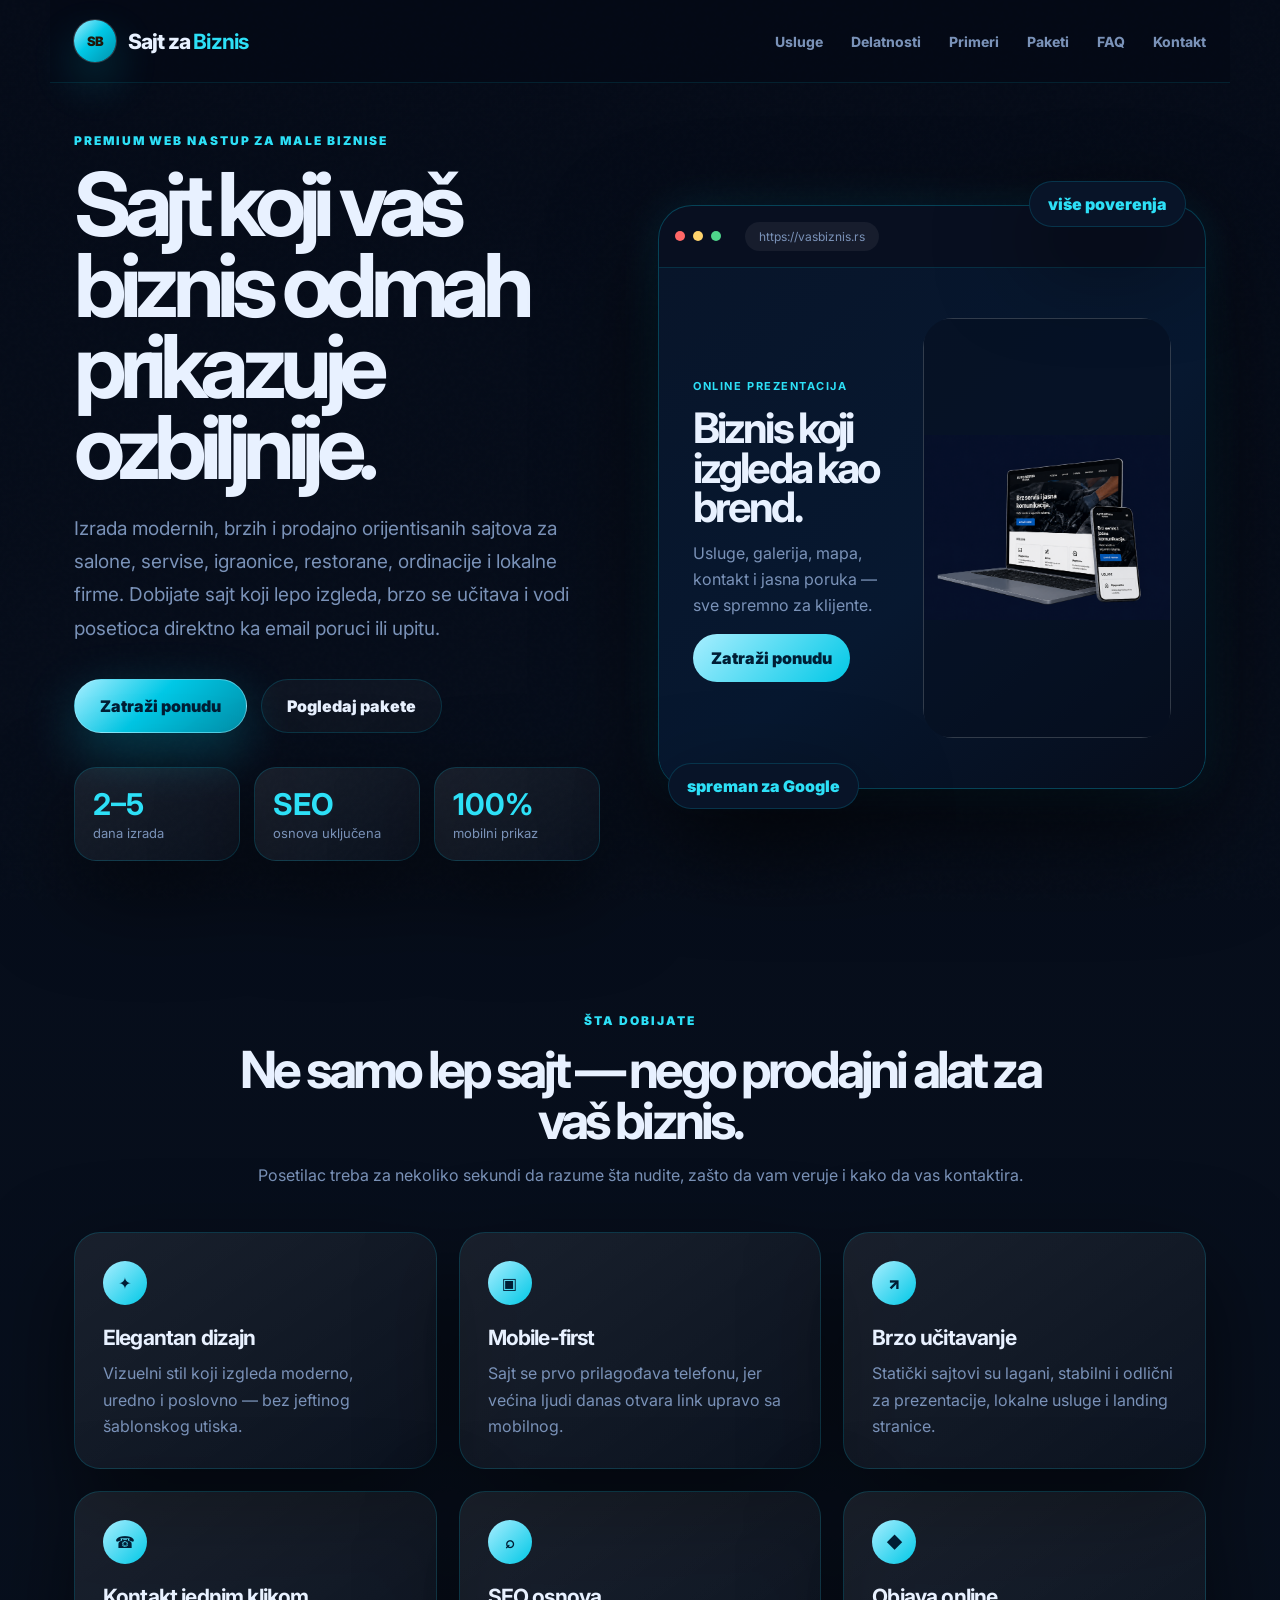
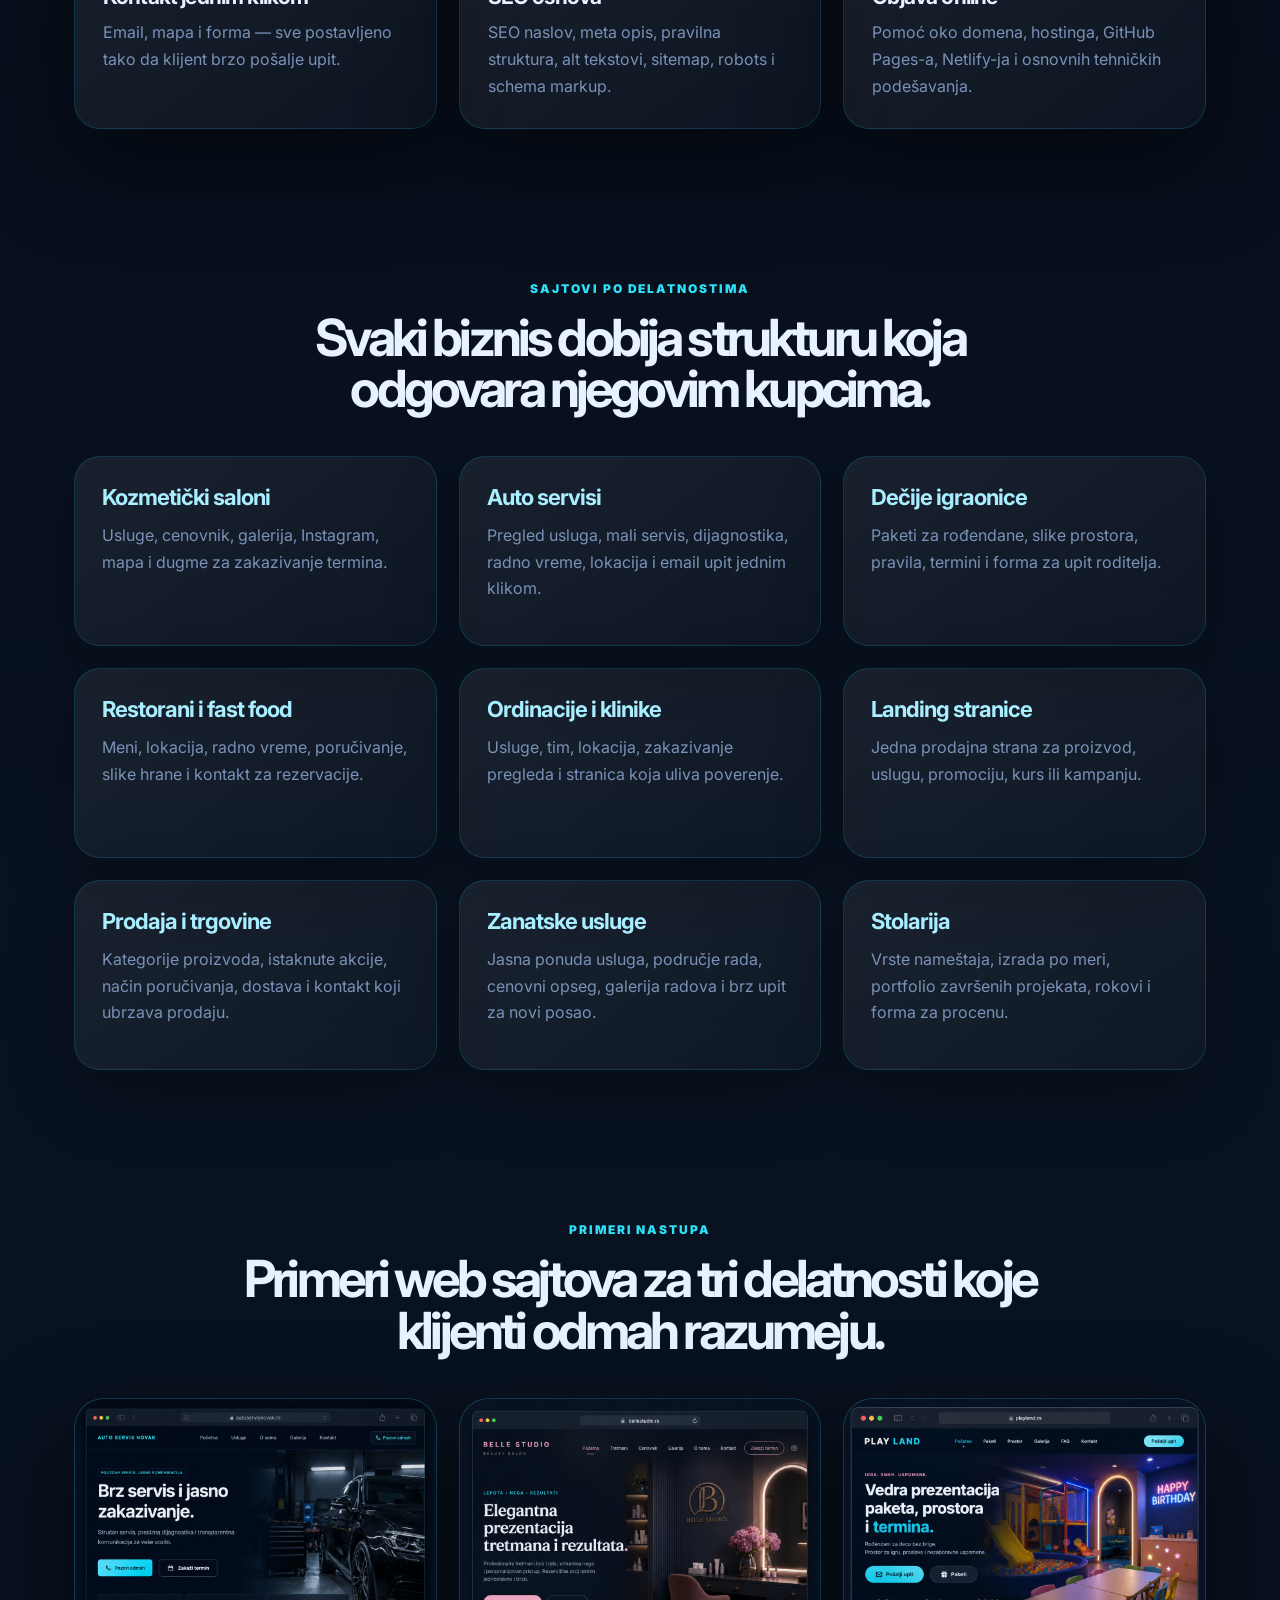
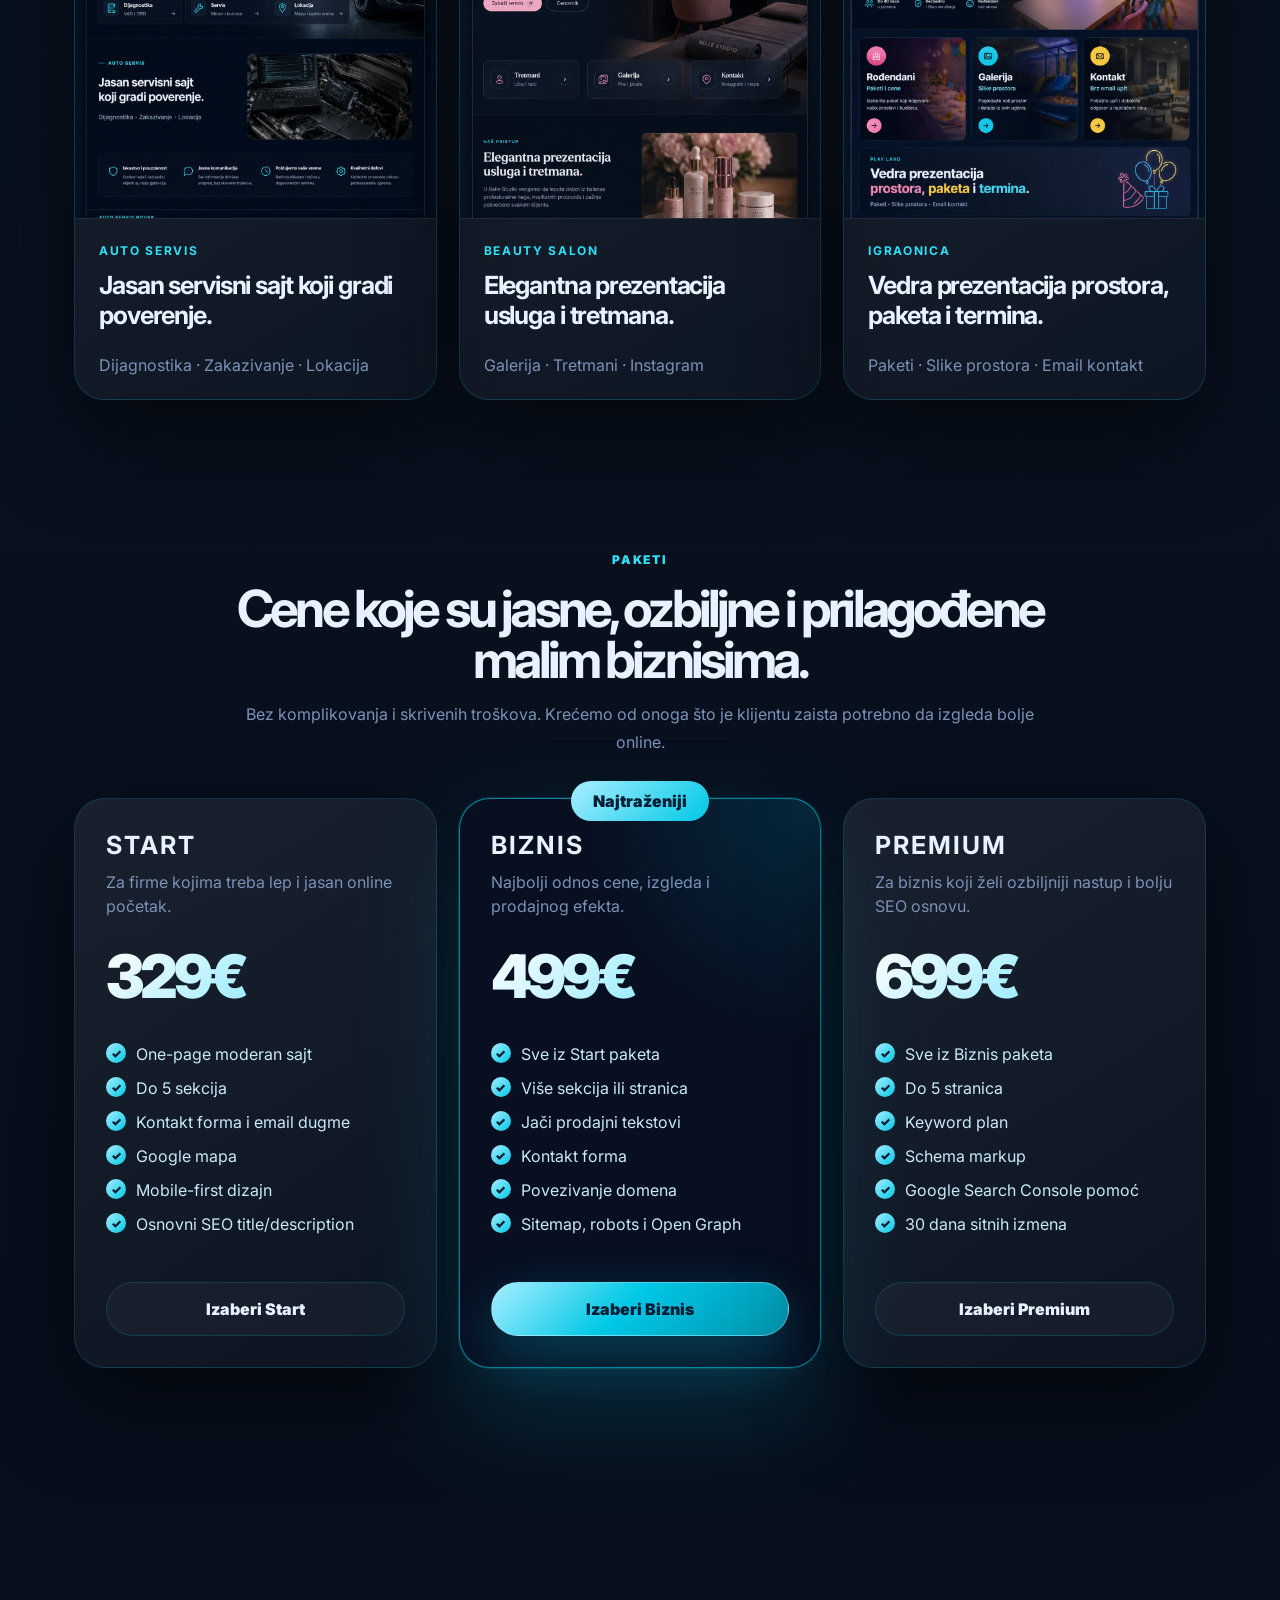
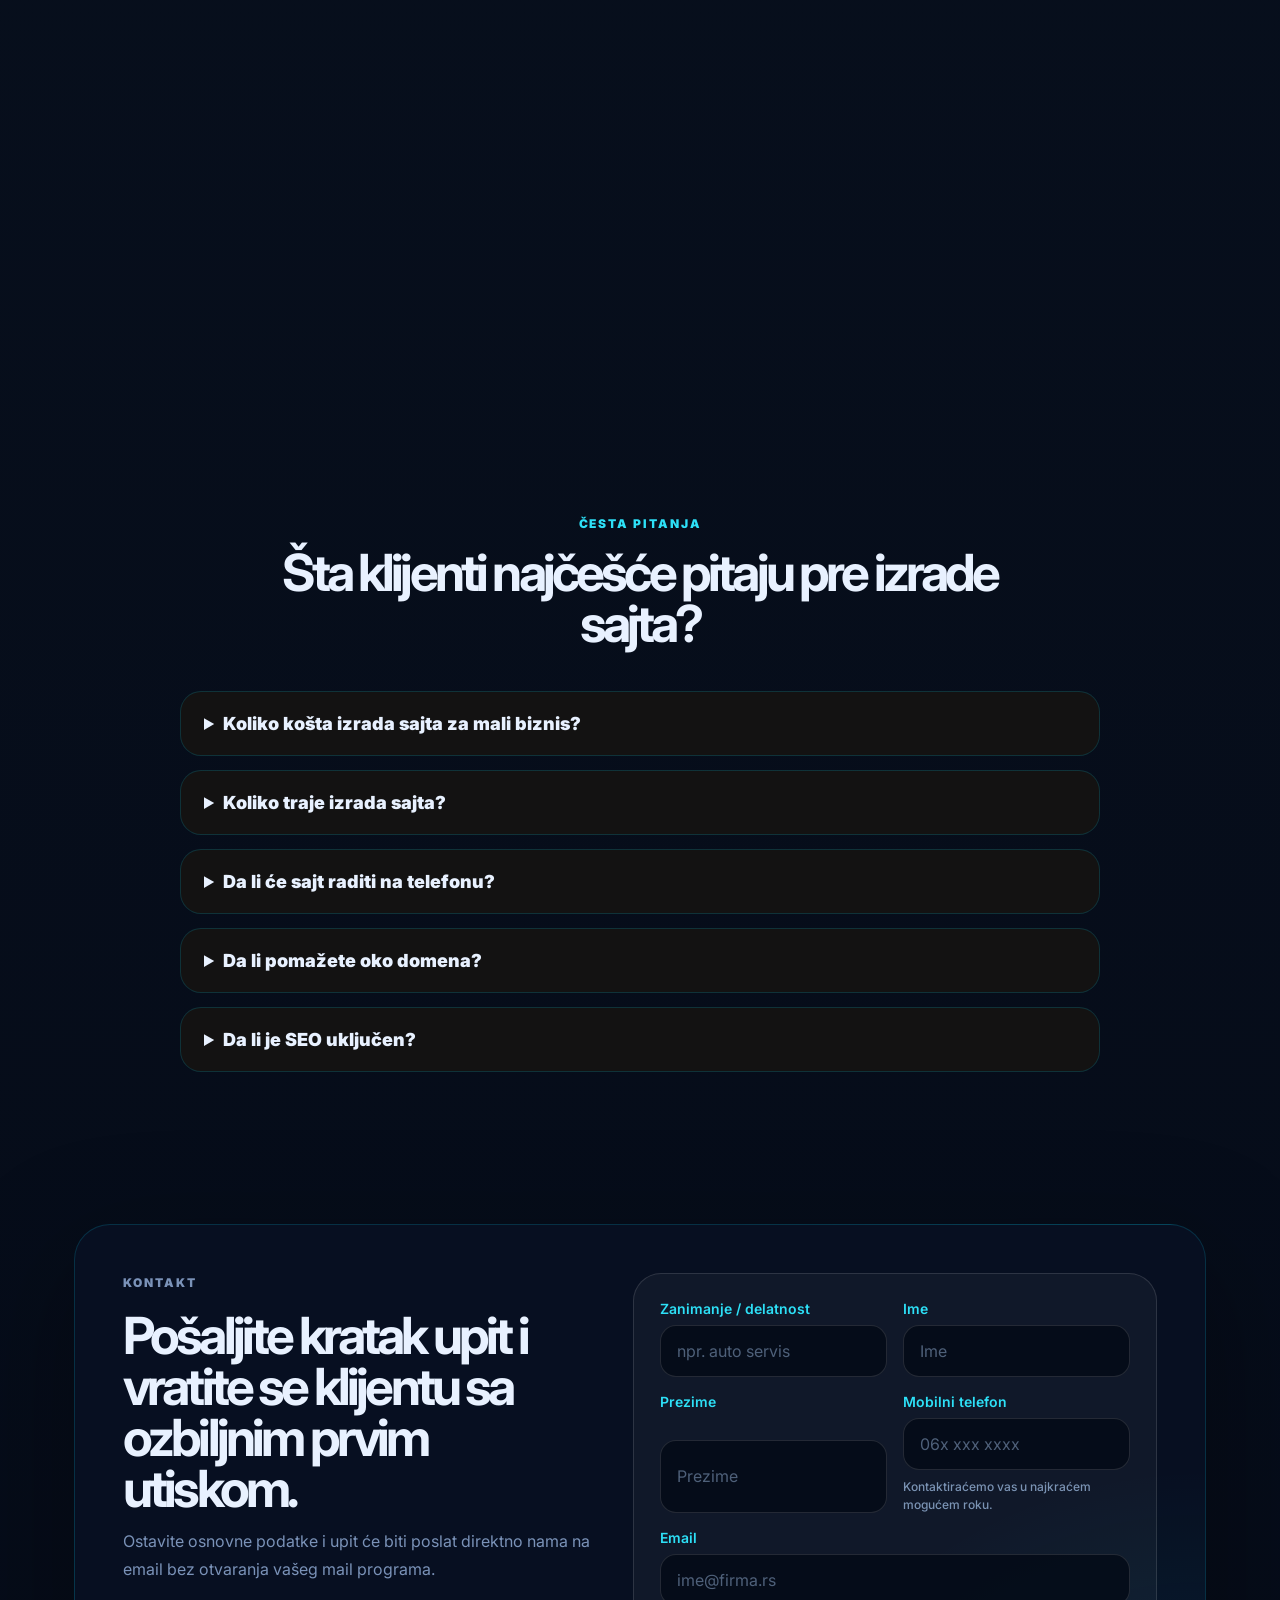
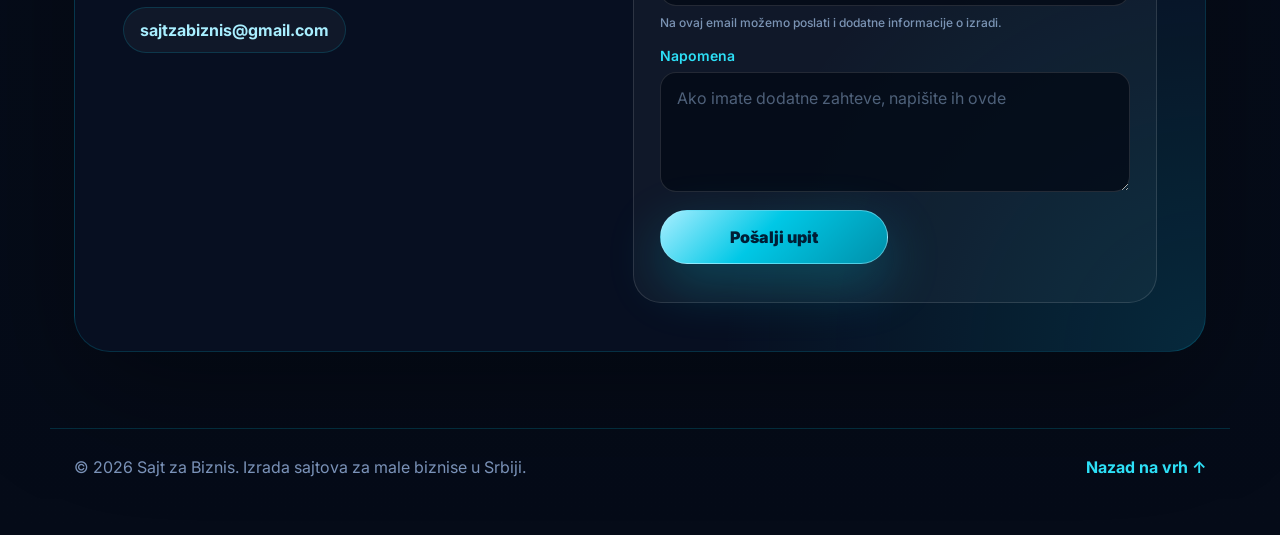
<file: index.html>
<!doctype html>
<html lang="sr-RS">
  <head>
    <meta charset="UTF-8" />
    <meta name="viewport" content="width=device-width, initial-scale=1.0" />

    <!-- SEO OSNOVA: kada kupiš domen, zameni https://sajtzabiznis.rs/ ako koristiš drugi domen -->
    <title>
      Sajt za Biznis | Izrada modernih sajtova za male biznise od 329€
    </title>
    <meta
      name="description"
      content="Sajt za Biznis izrađuje moderne, brze i prodajno orijentisane sajtove za male biznise u Srbiji. Paketi od 329€, mobilna verzija, email kontakt, osnovni SEO i objava sajta."
    />
    <meta name="robots" content="index, follow, max-image-preview:large" />
    <meta name="author" content="Sajt za Biznis" />
    <meta name="language" content="sr-RS" />
    <link rel="canonical" href="https://sajtzabiznis.rs/" />
    <link rel="alternate" hreflang="sr-RS" href="https://sajtzabiznis.rs/" />
    <link
      rel="alternate"
      hreflang="x-default"
      href="https://sajtzabiznis.rs/"
    />

    <!-- Open Graph: kako link izgleda kada ga deliš na društvenim mrežama -->
    <meta property="og:locale" content="sr_RS" />
    <meta property="og:type" content="website" />
    <meta
      property="og:title"
      content="Sajt za Biznis | Moderni sajtovi za male biznise"
    />
    <meta
      property="og:description"
      content="Luksuzni, brzi i prodajno orijentisani sajtovi za salone, servise, igraonice, restorane i lokalne firme. Paketi od 329€."
    />
    <meta property="og:url" content="https://sajtzabiznis.rs/" />
    <meta property="og:site_name" content="Sajt za Biznis" />
    <meta
      property="og:image"
      content="https://sajtzabiznis.rs/assets/og-image.png"
    />
    <meta
      property="og:image:secure_url"
      content="https://sajtzabiznis.rs/assets/og-image.png"
    />
    <meta property="og:image:type" content="image/png" />
    <meta property="og:image:width" content="1200" />
    <meta property="og:image:height" content="630" />
    <meta
      property="og:image:alt"
      content="Sajt za Biznis - izrada modernih sajtova za male biznise"
    />

    <meta name="twitter:card" content="summary_large_image" />
    <meta
      name="twitter:title"
      content="Sajt za Biznis | Izrada sajtova za male biznise"
    />
    <meta
      name="twitter:description"
      content="Moderni statički sajtovi, osnovni SEO, mobilna verzija i objava sajta. Paketi od 329€."
    />
    <meta
      name="twitter:image"
      content="https://sajtzabiznis.rs/assets/og-image.png"
    />
    <meta
      name="twitter:image:alt"
      content="Sajt za Biznis - izrada modernih sajtova za male biznise"
    />
    <meta name="googlebot" content="index, follow, max-image-preview:large" />

    <link rel="icon" href="/favicon.ico" sizes="any" />
    <link rel="icon" href="/assets/favicon.svg" type="image/svg+xml" />
    <link
      rel="icon"
      href="/assets/favicon-96.png"
      type="image/png"
      sizes="96x96"
    />
    <link
      rel="apple-touch-icon"
      href="/assets/apple-touch-icon.png"
      sizes="180x180"
    />
    <link rel="manifest" href="/site.webmanifest" />
    <meta name="theme-color" content="#060c1a" />
    <link rel="preconnect" href="https://fonts.googleapis.com" />
    <link rel="preconnect" href="https://fonts.gstatic.com" crossorigin />
    <link
      href="https://fonts.googleapis.com/css2?family=Inter:wght@400;500;600;700;800;900&display=swap"
      rel="stylesheet"
    />
    <link rel="stylesheet" href="style.css" />

    <script type="application/ld+json">
      {
        "@context": "https://schema.org",
        "@type": "Organization",
        "@id": "https://sajtzabiznis.rs/#organization",
        "name": "Sajt za Biznis",
        "url": "https://sajtzabiznis.rs/",
        "logo": "https://sajtzabiznis.rs/assets/favicon-512.png",
        "email": "sajtzabiznis@gmail.com"
      }
    </script>
    <script type="application/ld+json">
      {
        "@context": "https://schema.org",
        "@type": "WebSite",
        "@id": "https://sajtzabiznis.rs/#website",
        "url": "https://sajtzabiznis.rs/",
        "name": "Sajt za Biznis",
        "inLanguage": "sr-RS",
        "publisher": {
          "@id": "https://sajtzabiznis.rs/#organization"
        }
      }
    </script>
    <script type="application/ld+json">
      {
        "@context": "https://schema.org",
        "@type": "WebPage",
        "@id": "https://sajtzabiznis.rs/#webpage",
        "url": "https://sajtzabiznis.rs/",
        "name": "Sajt za Biznis | Izrada modernih sajtova za male biznise od 329€",
        "description": "Sajt za Biznis izrađuje moderne, brze i prodajno orijentisane sajtove za male biznise u Srbiji.",
        "inLanguage": "sr-RS",
        "isPartOf": {
          "@id": "https://sajtzabiznis.rs/#website"
        },
        "about": {
          "@id": "https://sajtzabiznis.rs/#professional-service"
        },
        "primaryImageOfPage": {
          "@type": "ImageObject",
          "url": "https://sajtzabiznis.rs/assets/og-image.png",
          "width": 1200,
          "height": 630
        },
        "dateModified": "2026-06-18"
      }
    </script>
    <script type="application/ld+json">
      {
        "@context": "https://schema.org",
        "@type": "ProfessionalService",
        "@id": "https://sajtzabiznis.rs/#professional-service",
        "name": "Sajt za Biznis",
        "description": "Izrada modernih, brzih i preglednih sajtova za male biznise u Srbiji.",
        "url": "https://sajtzabiznis.rs/",
        "image": "https://sajtzabiznis.rs/assets/og-image.svg",
        "logo": "https://sajtzabiznis.rs/assets/favicon-512.png",
        "email": "sajtzabiznis@gmail.com",
        "contactPoint": [
          {
            "@type": "ContactPoint",
            "contactType": "customer support",
            "email": "sajtzabiznis@gmail.com",
            "availableLanguage": ["sr"],
            "areaServed": "RS"
          }
        ],
        "inLanguage": "sr-RS",
        "mainEntityOfPage": "https://sajtzabiznis.rs/",
        "provider": {
          "@id": "https://sajtzabiznis.rs/#organization"
        },
        "areaServed": ["Srbija", "Beograd", "Rakovica", "Miljakovac"],
        "priceRange": "329€ - 699€",
        "serviceType": [
          "Izrada sajtova",
          "Izrada landing page stranica",
          "Lokalni SEO",
          "Statički sajtovi"
        ],
        "hasOfferCatalog": {
          "@type": "OfferCatalog",
          "name": "Paketi usluge",
          "itemListElement": [
            {
              "@type": "Offer",
              "name": "START paket",
              "price": "329",
              "priceCurrency": "EUR",
              "url": "https://sajtzabiznis.rs/#paketi"
            },
            {
              "@type": "Offer",
              "name": "BIZNIS paket",
              "price": "499",
              "priceCurrency": "EUR",
              "url": "https://sajtzabiznis.rs/#paketi"
            },
            {
              "@type": "Offer",
              "name": "PREMIUM paket",
              "price": "699",
              "priceCurrency": "EUR",
              "url": "https://sajtzabiznis.rs/#paketi"
            }
          ]
        }
      }
    </script>
    <script type="application/ld+json">
      {
        "@context": "https://schema.org",
        "@type": "FAQPage",
        "mainEntity": [
          {
            "@type": "Question",
            "name": "Koliko košta izrada sajta za mali biznis?",
            "acceptedAnswer": {
              "@type": "Answer",
              "text": "Cena osnovnog sajta kreće od 329€, Biznis paket je 499€, a Premium paket je 699€. Cena zavisi od broja stranica, materijala i dodatnih zahteva."
            }
          },
          {
            "@type": "Question",
            "name": "Koliko traje izrada sajta?",
            "acceptedAnswer": {
              "@type": "Answer",
              "text": "Jednostavan sajt može biti gotov za nekoliko dana. Veći sajt sa više stranica, SEO strukturom i dodatnim materijalom traje duže."
            }
          },
          {
            "@type": "Question",
            "name": "Da li će sajt raditi na telefonu?",
            "acceptedAnswer": {
              "@type": "Answer",
              "text": "Da. Svaki sajt se pravi mobile-first, tako da lepo izgleda na telefonu, tabletu i računaru."
            }
          },
          {
            "@type": "Question",
            "name": "Da li pomažete oko domena?",
            "acceptedAnswer": {
              "@type": "Answer",
              "text": "Da. Možemo pomoći oko povezivanja domena, GitHub Pages-a, Netlify-ja, osnovnih DNS podešavanja i objave sajta."
            }
          },
          {
            "@type": "Question",
            "name": "Da li je SEO uključen?",
            "acceptedAnswer": {
              "@type": "Answer",
              "text": "Da. Svaki paket ima osnovni SEO, a viši paketi mogu uključiti sitemap, robots.txt, Open Graph, schema markup, keyword plan i pomoć oko Google Search Console-a."
            }
          }
        ]
      }
    </script>
  </head>
  <body>
    <div class="noise" aria-hidden="true"></div>
    <div class="orb orb-one" aria-hidden="true"></div>
    <div class="orb orb-two" aria-hidden="true"></div>
    <div class="orb orb-three" aria-hidden="true"></div>

    <header class="site-header">
      <a href="#top" class="brand" aria-label="Sajt za Biznis početna">
        <span class="brand-mark">SB</span>
        <span class="brand-text">Sajt za <strong>Biznis</strong></span>
      </a>
      <button
        class="menu-toggle"
        aria-label="Otvori meni"
        aria-expanded="false"
      >
        <span></span><span></span><span></span>
      </button>
      <nav class="main-nav" aria-label="Glavna navigacija">
        <a href="#usluge">Usluge</a>
        <a href="#delatnosti">Delatnosti</a>
        <a href="#portfolio">Primeri</a>
        <a href="#paketi">Paketi</a>
        <a href="#faq">FAQ</a>
        <a href="#kontakt">Kontakt</a>
      </nav>
    </header>

    <main id="top">
      <section class="hero section-pad">
        <div class="hero-copy reveal">
          <p class="eyebrow">Premium web nastup za male biznise</p>
          <h1>Sajt koji vaš biznis odmah prikazuje ozbiljnije.</h1>
          <p class="hero-text">
            Izrada modernih, brzih i prodajno orijentisanih sajtova za salone,
            servise, igraonice, restorane, ordinacije i lokalne firme. Dobijate
            sajt koji lepo izgleda, brzo se učitava i vodi posetioca direktno ka
            email poruci ili upitu.
          </p>
          <div class="hero-actions">
            <a class="btn btn-primary" href="#kontakt">Zatraži ponudu</a>
            <a class="btn btn-secondary" href="#paketi">Pogledaj pakete</a>
          </div>
          <div class="trust-row" aria-label="Prednosti usluge">
            <div><strong>2–5</strong><span>dana izrada</span></div>
            <div><strong>SEO</strong><span>osnova uključena</span></div>
            <div><strong>100%</strong><span>mobilni prikaz</span></div>
          </div>
        </div>

        <div class="hero-visual reveal delay-1" aria-hidden="true">
          <div class="luxe-frame">
            <div class="browser-top">
              <span class="dot red"></span><span class="dot yellow"></span
              ><span class="dot green"></span>
              <span class="url">https://vasbiznis.rs</span>
            </div>
            <div class="premium-preview">
              <div class="preview-copy">
                <span>ONLINE PREZENTACIJA</span>
                <h2>Biznis koji izgleda kao brend.</h2>
                <p>
                  Usluge, galerija, mapa, kontakt i jasna poruka — sve spremno
                  za klijente.
                </p>
                <a class="preview-cta" href="#kontakt">Zatraži ponudu</a>
              </div>
              <div class="preview-card">
                <div class="mini-window"></div>
                <div class="mini-lines"><i></i><i></i><i></i></div>
                <div class="mini-cta"></div>
              </div>
            </div>
          </div>
          <div class="floating-badge badge-one">više poverenja</div>
          <div class="floating-badge badge-two">spreman za Google</div>
        </div>
      </section>

      <section id="usluge" class="section-pad">
        <div class="section-title reveal">
          <p class="eyebrow">Šta dobijate</p>
          <h2>Ne samo lep sajt — nego prodajni alat za vaš biznis.</h2>
          <p class="section-subtitle">
            Posetilac treba za nekoliko sekundi da razume šta nudite, zašto da
            vam veruje i kako da vas kontaktira.
          </p>
        </div>
        <div class="features-grid">
          <article class="feature-card reveal">
            <span>✦</span>
            <h3>Elegantan dizajn</h3>
            <p>
              Vizuelni stil koji izgleda moderno, uredno i poslovno — bez
              jeftinog šablonskog utiska.
            </p>
          </article>
          <article class="feature-card reveal delay-1">
            <span>▣</span>
            <h3>Mobile-first</h3>
            <p>
              Sajt se prvo prilagođava telefonu, jer većina ljudi danas otvara
              link upravo sa mobilnog.
            </p>
          </article>
          <article class="feature-card reveal delay-2">
            <span>↗</span>
            <h3>Brzo učitavanje</h3>
            <p>
              Statički sajtovi su lagani, stabilni i odlični za prezentacije,
              lokalne usluge i landing stranice.
            </p>
          </article>
          <article class="feature-card reveal">
            <span>☎</span>
            <h3>Kontakt jednim klikom</h3>
            <p>
              Email, mapa i forma — sve postavljeno tako da klijent brzo pošalje
              upit.
            </p>
          </article>
          <article class="feature-card reveal delay-1">
            <span>⌕</span>
            <h3>SEO osnova</h3>
            <p>
              SEO naslov, meta opis, pravilna struktura, alt tekstovi, sitemap,
              robots i schema markup.
            </p>
          </article>
          <article class="feature-card reveal delay-2">
            <span>◆</span>
            <h3>Objava online</h3>
            <p>
              Pomoć oko domena, hostinga, GitHub Pages-a, Netlify-ja i osnovnih
              tehničkih podešavanja.
            </p>
          </article>
        </div>
      </section>

      <section id="delatnosti" class="section-pad industries-section">
        <div class="section-title reveal">
          <p class="eyebrow">Sajtovi po delatnostima</p>
          <h2>Svaki biznis dobija strukturu koja odgovara njegovim kupcima.</h2>
        </div>
        <div class="industry-grid">
          <article class="industry-card reveal">
            <h3>Kozmetički saloni</h3>
            <p>
              Usluge, cenovnik, galerija, Instagram, mapa i dugme za zakazivanje
              termina.
            </p>
          </article>
          <article class="industry-card reveal delay-1">
            <h3>Auto servisi</h3>
            <p>
              Pregled usluga, mali servis, dijagnostika, radno vreme, lokacija i
              email upit jednim klikom.
            </p>
          </article>
          <article class="industry-card reveal delay-2">
            <h3>Dečije igraonice</h3>
            <p>
              Paketi za rođendane, slike prostora, pravila, termini i forma za
              upit roditelja.
            </p>
          </article>
          <article class="industry-card reveal">
            <h3>Restorani i fast food</h3>
            <p>
              Meni, lokacija, radno vreme, poručivanje, slike hrane i kontakt za
              rezervacije.
            </p>
          </article>
          <article class="industry-card reveal delay-1">
            <h3>Ordinacije i klinike</h3>
            <p>
              Usluge, tim, lokacija, zakazivanje pregleda i stranica koja uliva
              poverenje.
            </p>
          </article>
          <article class="industry-card reveal delay-2">
            <h3>Landing stranice</h3>
            <p>
              Jedna prodajna strana za proizvod, uslugu, promociju, kurs ili
              kampanju.
            </p>
          </article>
          <article class="industry-card reveal">
            <h3>Prodaja i trgovine</h3>
            <p>
              Kategorije proizvoda, istaknute akcije, način poručivanja, dostava
              i kontakt koji ubrzava prodaju.
            </p>
          </article>
          <article class="industry-card reveal delay-1">
            <h3>Zanatske usluge</h3>
            <p>
              Jasna ponuda usluga, područje rada, cenovni opseg, galerija radova
              i brz upit za novi posao.
            </p>
          </article>
          <article class="industry-card reveal delay-2">
            <h3>Stolarija</h3>
            <p>
              Vrste nameštaja, izrada po meri, portfolio završenih projekata,
              rokovi i forma za procenu.
            </p>
          </article>
        </div>
      </section>

      <section id="portfolio" class="section-pad portfolio-section">
        <div class="section-title reveal">
          <p class="eyebrow">Primeri nastupa</p>
          <h2>
            Primeri web sajtova za tri delatnosti koje klijenti odmah razumeju.
          </h2>
        </div>
        <div class="portfolio-grid">
          <article class="portfolio-card reveal">
            <img
              class="portfolio-shot"
              src="assets/auto-real.png"
              alt="Primer sajta za auto servis"
              loading="lazy"
            />
            <div class="portfolio-content">
              <p>AUTO SERVIS</p>
              <h3>Jasan servisni sajt koji gradi poverenje.</h3>
              <span>Dijagnostika · Zakazivanje · Lokacija</span>
            </div>
          </article>
          <article class="portfolio-card reveal delay-1">
            <img
              class="portfolio-shot"
              src="assets/beauty-real.png"
              alt="Primer sajta za kozmetički salon"
              loading="lazy"
            />
            <div class="portfolio-content">
              <p>BEAUTY SALON</p>
              <h3>Elegantna prezentacija usluga i tretmana.</h3>
              <span>Galerija · Tretmani · Instagram</span>
            </div>
          </article>
          <article class="portfolio-card reveal delay-2">
            <img
              class="portfolio-shot"
              src="assets/play-real.png"
              alt="Primer sajta za igraonicu"
              loading="lazy"
            />
            <div class="portfolio-content">
              <p>IGRAONICA</p>
              <h3>Vedra prezentacija prostora, paketa i termina.</h3>
              <span>Paketi · Slike prostora · Email kontakt</span>
            </div>
          </article>
        </div>
      </section>

      <section id="paketi" class="section-pad pricing-section">
        <div class="section-title reveal">
          <p class="eyebrow">Paketi</p>
          <h2>Cene koje su jasne, ozbiljne i prilagođene malim biznisima.</h2>
          <p class="section-subtitle">
            Bez komplikovanja i skrivenih troškova. Krećemo od onoga što je
            klijentu zaista potrebno da izgleda bolje online.
          </p>
        </div>
        <div class="pricing-grid">
          <article class="price-card reveal">
            <div class="price-head">
              <h3>START</h3>
              <p>Za firme kojima treba lep i jasan online početak.</p>
              <div class="price">329€</div>
            </div>
            <ul>
              <li>One-page moderan sajt</li>
              <li>Do 5 sekcija</li>
              <li>Kontakt forma i email dugme</li>
              <li>Google mapa</li>
              <li>Mobile-first dizajn</li>
              <li>Osnovni SEO title/description</li>
            </ul>
            <a href="#kontakt" class="btn btn-outline">Izaberi Start</a>
          </article>
          <article class="price-card featured reveal delay-1">
            <div class="popular">Najtraženiji</div>
            <div class="price-head">
              <h3>BIZNIS</h3>
              <p>Najbolji odnos cene, izgleda i prodajnog efekta.</p>
              <div class="price">499€</div>
            </div>
            <ul>
              <li>Sve iz Start paketa</li>
              <li>Više sekcija ili stranica</li>
              <li>Jači prodajni tekstovi</li>
              <li>Kontakt forma</li>
              <li>Povezivanje domena</li>
              <li>Sitemap, robots i Open Graph</li>
            </ul>
            <a href="#kontakt" class="btn btn-primary">Izaberi Biznis</a>
          </article>
          <article class="price-card reveal delay-2">
            <div class="price-head">
              <h3>PREMIUM</h3>
              <p>Za biznis koji želi ozbiljniji nastup i bolju SEO osnovu.</p>
              <div class="price">699€</div>
            </div>
            <ul>
              <li>Sve iz Biznis paketa</li>
              <li>Do 5 stranica</li>
              <li>Keyword plan</li>
              <li>Schema markup</li>
              <li>Google Search Console pomoć</li>
              <li>30 dana sitnih izmena</li>
            </ul>
            <a href="#kontakt" class="btn btn-outline">Izaberi Premium</a>
          </article>
        </div>
      </section>

      <section id="proces" class="section-pad process-section">
        <div class="section-title reveal">
          <p class="eyebrow">Proces</p>
          <h2>
            Od prve poruke do sajta koji možete odmah da pošaljete klijentima.
          </h2>
        </div>
        <div class="timeline">
          <div class="step reveal">
            <span>01</span>
            <h3>Dogovor</h3>
            <p>
              Pošaljete delatnost, slike, usluge, kontakt, boje i stil koji
              želite.
            </p>
          </div>
          <div class="step reveal delay-1">
            <span>02</span>
            <h3>Dizajn i tekst</h3>
            <p>
              Pripremamo strukturu, tekstove i izgled sajta za telefon i
              računar.
            </p>
          </div>
          <div class="step reveal delay-2">
            <span>03</span>
            <h3>Objava</h3>
            <p>
              Sajt se testira, optimizuje i postavlja online sa domenom ili
              privremenim linkom.
            </p>
          </div>
        </div>
      </section>

      <section id="faq" class="section-pad faq-section">
        <div class="section-title reveal">
          <p class="eyebrow">Česta pitanja</p>
          <h2>Šta klijenti najčešće pitaju pre izrade sajta?</h2>
        </div>
        <div class="faq-list">
          <details class="reveal">
            <summary>Koliko košta izrada sajta za mali biznis?</summary>
            <p>
              START paket kreće od 329€, BIZNIS paket je 499€, a PREMIUM paket
              je 699€. Konačna cena zavisi od obima posla, broja stranica, slika
              i dodatnih zahteva.
            </p>
          </details>
          <details class="reveal delay-1">
            <summary>Koliko traje izrada sajta?</summary>
            <p>
              Jednostavan sajt može biti gotov za nekoliko dana. Veći sajt sa
              više stranica, SEO strukturom i dodatnim materijalom traje duže.
            </p>
          </details>
          <details class="reveal delay-2">
            <summary>Da li će sajt raditi na telefonu?</summary>
            <p>
              Da. Svaki sajt se pravi mobile-first, jer većina korisnika prvo
              otvara sajt preko telefona.
            </p>
          </details>
          <details class="reveal">
            <summary>Da li pomažete oko domena?</summary>
            <p>
              Da. Možemo pomoći oko povezivanja domena, GitHub Pages-a,
              Netlify-ja, osnovnih DNS podešavanja i objave sajta.
            </p>
          </details>
          <details class="reveal delay-1">
            <summary>Da li je SEO uključen?</summary>
            <p>
              Da. Svaki paket ima osnovni SEO, a viši paketi mogu uključiti
              sitemap, robots.txt, Open Graph, schema markup, keyword plan i
              pomoć oko Google Search Console-a.
            </p>
          </details>
        </div>
      </section>

      <section id="kontakt" class="section-pad contact-section">
        <div class="contact-card reveal">
          <div>
            <p class="eyebrow">Kontakt</p>
            <h2>
              Pošaljite kratak upit i vratite se klijentu sa ozbiljnim prvim
              utiskom.
            </h2>
            <p>
              Ostavite osnovne podatke i upit će biti poslat direktno nama na
              email bez otvaranja vašeg mail programa.
            </p>
            <div class="contact-quick-links">
              <a
                class="quick-link"
                href="mailto:sajtzabiznis@gmail.com?subject=Upit%20za%20izradu%20sajta"
                >sajtzabiznis@gmail.com</a
              >
            </div>
          </div>
          <form
            id="leadForm"
            class="lead-form"
            method="post"
            action="https://formsubmit.co/ajax/sajtzabiznis@gmail.com"
          >
            <input type="text" name="_honey" tabindex="-1" autocomplete="off" style="display: none" />
            <input type="hidden" name="_captcha" value="false" />
            <div class="form-grid">
              <label>
                <span>Zanimanje / delatnost</span>
                <input
                  type="text"
                  name="occupation"
                  placeholder="npr. auto servis"
                  required
                />
              </label>
              <label>
                <span>Ime</span>
                <input
                  type="text"
                  name="firstName"
                  placeholder="Ime"
                  required
                />
              </label>
              <label>
                <span>Prezime</span>
                <input
                  type="text"
                  name="lastName"
                  placeholder="Prezime"
                  required
                />
              </label>
              <label>
                <span>Mobilni telefon</span>
                <input
                  type="tel"
                  name="phone"
                  placeholder="06x xxx xxxx"
                  required
                />
                <small class="form-note"
                  >Kontaktiraćemo vas u najkraćem mogućem roku.</small
                >
              </label>
              <label class="full-width">
                <span>Email</span>
                <input
                  type="email"
                  name="email"
                  placeholder="ime@firma.rs"
                  required
                />
                <small class="form-note">
                  Na ovaj email možemo poslati i dodatne informacije o izradi.
                </small>
              </label>
              <label class="full-width">
                <span>Napomena</span>
                <textarea
                  name="note"
                  rows="4"
                  placeholder="Ako imate dodatne zahteve, napišite ih ovde"
                ></textarea>
              </label>
            </div>
            <div class="form-actions">
              <button class="btn btn-primary" type="submit">Pošalji upit</button>
            </div>
          </form>
        </div>
      </section>
    </main>

    <footer class="site-footer">
      <p>
        © <span id="year"></span> Sajt za Biznis. Izrada sajtova za male biznise
        u Srbiji.
      </p>
      <a href="#top">Nazad na vrh ↑</a>
    </footer>

    <script src="script.js"></script>
  </body>
</html>
</file>
<file: style.css>
:root {
  --bg: #060c1a;
  --bg-soft: #0a1428;
  --card: rgba(8, 16, 34, 0.76);
  --card-strong: rgba(8, 16, 34, 0.96);
  --text: #e8f1ff;
  --muted: #7a92b8;
  --line: rgba(0, 200, 230, 0.18);
  --gold: #00c8e6;
  --gold-2: #2de0f7;
  --champagne: #a8eeff;
  --brown: #004466;
  --green: #00192e;
  --shadow: 0 34px 90px rgba(0, 0, 0, 0.52);
}

* {
  box-sizing: border-box;
}
html {
  scroll-behavior: smooth;
}
body {
  margin: 0;
  font-family:
    "Inter",
    system-ui,
    -apple-system,
    BlinkMacSystemFont,
    sans-serif;
  background: linear-gradient(180deg, #050b18 0%, #091220 38%, #050b18 100%);
  color: var(--text);
  overflow-x: hidden;
}
a {
  color: inherit;
  text-decoration: none;
}
button,
input,
textarea {
  font: inherit;
}

.noise {
  position: fixed;
  inset: 0;
  pointer-events: none;
  opacity: 0.015;
  background-image: url("data:image/svg+xml,%3Csvg viewBox='0 0 256 256' xmlns='http://www.w3.org/2000/svg'%3E%3Cfilter id='noiseFilter'%3E%3CfeTurbulence type='fractalNoise' baseFrequency='0.8' numOctaves='4' stitchTiles='stitch'/%3E%3C/filter%3E%3Crect width='100%25' height='100%25' filter='url(%23noiseFilter)'/%3E%3C/svg%3E");
  z-index: 1;
}
.orb {
  display: none;
}
.orb-one {
  right: -130px;
  top: 90px;
  background: var(--gold);
}
.orb-two {
  left: -160px;
  bottom: 90px;
  background: #003d5c;
}
.orb-three {
  left: 50%;
  top: 40%;
  background: #003a5c;
  opacity: 0.12;
}

.site-header {
  position: sticky;
  top: 0;
  z-index: 10;
  display: flex;
  align-items: center;
  justify-content: space-between;
  max-width: 1180px;
  margin: 0 auto;
  padding: 20px 24px;
  background: rgba(5, 10, 22, 0.92);
  border-bottom: 1px solid rgba(0, 200, 230, 0.12);
}
.brand {
  display: inline-flex;
  align-items: center;
  gap: 12px;
  font-size: 21px;
  font-weight: 800;
  letter-spacing: -0.04em;
}
.brand-mark {
  width: 42px;
  height: 42px;
  border-radius: 50%;
  display: grid;
  place-items: center;
  color: #20170a;
  font-size: 13px;
  font-weight: 900;
  background: linear-gradient(135deg, #a8eeff, #00c8e6 46%, #0090aa);
  box-shadow:
    0 0 0 1px rgba(255, 255, 255, 0.18),
    0 20px 45px rgba(0, 200, 230, 0.24);
}
.brand-text strong {
  color: var(--gold-2);
}
.main-nav {
  display: flex;
  gap: 28px;
  color: var(--muted);
  font-weight: 750;
  font-size: 14px;
}
.main-nav a {
  transition: color 0.2s ease;
}
.main-nav a:hover {
  color: var(--champagne);
}
.menu-toggle {
  display: none;
  background: transparent;
  border: 0;
  cursor: pointer;
}
.menu-toggle span {
  display: block;
  width: 26px;
  height: 2px;
  background: var(--text);
  margin: 6px 0;
}

.section-pad {
  max-width: 1180px;
  margin: 0 auto;
  padding: 76px 24px;
  position: relative;
  z-index: 2;
}
.hero {
  display: grid;
  grid-template-columns: 0.98fr 1.02fr;
  align-items: center;
  gap: 58px;
  padding-top: 50px;
  min-height: 760px;
}
.eyebrow {
  color: var(--gold-2);
  font-weight: 900;
  text-transform: uppercase;
  letter-spacing: 0.16em;
  font-size: 12px;
  margin: 0 0 16px;
}
h1,
h2,
h3,
p {
  margin-top: 0;
}
h1 {
  font-size: clamp(48px, 7vw, 88px);
  line-height: 0.92;
  letter-spacing: -0.085em;
  margin-bottom: 24px;
}
.hero-text {
  color: var(--muted);
  font-size: 19px;
  line-height: 1.75;
  max-width: 650px;
}
.hero-actions {
  display: flex;
  gap: 14px;
  flex-wrap: wrap;
  margin: 34px 0;
}
.btn {
  display: inline-flex;
  align-items: center;
  justify-content: center;
  min-height: 54px;
  padding: 0 25px;
  border-radius: 999px;
  font-weight: 900;
  border: 1px solid var(--line);
  cursor: pointer;
  transition:
    transform 0.2s ease,
    box-shadow 0.2s ease,
    border-color 0.2s ease,
    background 0.2s ease;
}
.btn:hover {
  transform: translateY(-2px);
}
.btn-primary {
  background: linear-gradient(135deg, #a8eeff, #00c8e6 45%, #0090aa);
  color: #001e35;
  box-shadow: 0 20px 54px rgba(0, 200, 230, 0.28);
  border-color: rgba(168, 238, 255, 0.48);
}
.btn-secondary,
.btn-outline {
  background: rgba(255, 255, 255, 0.035);
  color: var(--text);
}
.btn-secondary:hover,
.btn-outline:hover {
  border-color: rgba(0, 200, 230, 0.38);
  box-shadow: 0 18px 48px rgba(0, 0, 0, 0.3);
}
.trust-row {
  display: grid;
  grid-template-columns: repeat(3, 1fr);
  gap: 14px;
  max-width: 630px;
}
.trust-row div,
.feature-card,
.price-card,
.step,
.portfolio-card {
  background: linear-gradient(
    145deg,
    rgba(255, 255, 255, 0.075),
    rgba(255, 255, 255, 0.025)
  );
  border: 1px solid var(--line);
  box-shadow: var(--shadow);
}
.trust-row div {
  padding: 18px;
  border-radius: 22px;
}
.trust-row strong {
  display: block;
  font-size: 30px;
  color: var(--gold-2);
}
.trust-row span {
  color: var(--muted);
  font-size: 13px;
}

.hero-visual {
  position: relative;
  perspective: 1200px;
}
.luxe-frame {
  border: 1px solid rgba(0, 200, 230, 0.28);
  border-radius: 34px;
  overflow: hidden;
  background: #080f20;
  box-shadow:
    0 42px 110px rgba(0, 0, 0, 0.62),
    0 0 46px rgba(0, 200, 230, 0.13);
  transform: none;
}
.browser-top {
  display: flex;
  align-items: center;
  gap: 8px;
  padding: 16px;
  border-bottom: 1px solid var(--line);
}
.dot {
  width: 10px;
  height: 10px;
  border-radius: 50%;
}
.red {
  background: #ff6767;
}
.yellow {
  background: #ffd36c;
}
.green {
  background: #4fd58b;
}
.url {
  margin-left: 16px;
  color: var(--muted);
  font-size: 12px;
  background: rgba(255, 255, 255, 0.06);
  padding: 7px 14px;
  border-radius: 999px;
}
.premium-preview {
  min-height: 520px;
  display: grid;
  grid-template-columns: 0.9fr 1.1fr;
  gap: 26px;
  align-items: center;
  padding: 34px;
  background: linear-gradient(140deg, #08152a 0%, #071830 55%, #060c1a 100%);
}
.preview-copy span {
  color: var(--gold-2);
  font-size: 11px;
  font-weight: 700;
  letter-spacing: 0.14em;
}
.preview-copy h2 {
  font-size: 42px;
  line-height: 0.95;
  letter-spacing: -0.07em;
  margin: 14px 0;
}
.preview-copy p {
  color: var(--muted);
  line-height: 1.6;
}
.preview-copy button {
  border: 0;
  border-radius: 999px;
  padding: 14px 18px;
  font-weight: 900;
  color: #001e35;
  background: linear-gradient(135deg, #a8eeff, #00c8e6);
}
.preview-cta {
  display: inline-flex;
  align-items: center;
  justify-content: center;
  border: 0;
  border-radius: 999px;
  padding: 14px 18px;
  font-weight: 900;
  color: #001e35;
  background: linear-gradient(135deg, #a8eeff, #00c8e6);
  transition:
    transform 0.2s ease,
    box-shadow 0.2s ease;
}
.preview-cta:hover {
  transform: translateY(-2px);
  box-shadow: 0 16px 34px rgba(0, 200, 230, 0.22);
}
.preview-card {
  min-height: 420px;
  border-radius: 30px;
  border: 0;
  background: transparent;
  padding: 0;
  position: relative;
  overflow: hidden;
  display: flex;
  align-items: center;
  justify-content: center;
  color: #001e35;
}
.preview-card:before {
  content: none;
  position: absolute;
  width: 250px;
  height: 250px;
  right: -90px;
  top: -80px;
  border-radius: 50%;
  background: radial-gradient(
    circle,
    rgba(216, 180, 106, 0.55),
    transparent 62%
  );
  opacity: 0.28;
}
.mini-window {
  width: 100%;
  height: 100%;
  min-height: 420px;
  border-radius: 24px;
  background: url("assets/auto-real-new.png?v=2");
  background-size: contain;
  background-repeat: no-repeat;
  background-position: center;
  background-color: rgba(6, 15, 31, 0.55);
  border: 1px solid rgba(255, 255, 255, 0.18);
}
.mini-lines {
  display: none;
  gap: 11px;
  margin-top: 22px;
}
.mini-lines i {
  height: 11px;
  border-radius: 999px;
  background: rgba(0, 30, 53, 0.18);
}
.mini-lines i:nth-child(1) {
  width: 80%;
}
.mini-lines i:nth-child(2) {
  width: 62%;
}
.mini-lines i:nth-child(3) {
  width: 72%;
}
.mini-cta {
  display: none;
  width: 130px;
  height: 42px;
  border-radius: 999px;
  margin-top: 22px;
  background: linear-gradient(135deg, #a8eeff, #00c8e6);
}
.floating-badge {
  position: absolute;
  background: #081428;
  border: 1px solid var(--line);
  border-radius: 999px;
  padding: 12px 18px;
  font-weight: 900;
  box-shadow: var(--shadow);
  color: var(--gold-2);
}
.badge-one {
  right: 20px;
  top: -24px;
}
.badge-two {
  left: 10px;
  bottom: -20px;
}

.section-title {
  text-align: center;
  max-width: 810px;
  margin: 0 auto 42px;
}
.section-title h2 {
  font-size: clamp(34px, 4vw, 58px);
  line-height: 1;
  letter-spacing: -0.075em;
  margin-bottom: 16px;
}
.section-subtitle {
  color: var(--muted);
  line-height: 1.72;
}
.features-grid,
.industry-grid,
.portfolio-grid,
.pricing-grid,
.timeline {
  display: grid;
  gap: 22px;
}
.features-grid {
  grid-template-columns: repeat(3, 1fr);
}
.feature-card {
  padding: 28px;
  border-radius: 26px;
}
.feature-card span {
  display: inline-grid;
  place-items: center;
  width: 44px;
  height: 44px;
  border-radius: 50%;
  color: #001e35;
  background: linear-gradient(135deg, #a8eeff, #00c8e6);
  font-weight: 900;
}
.feature-card h3 {
  margin: 20px 0 10px;
  font-size: 21px;
  letter-spacing: -0.04em;
}
.feature-card p {
  color: var(--muted);
  line-height: 1.68;
  margin-bottom: 0;
}

.industry-grid {
  grid-template-columns: repeat(3, 1fr);
}
.industry-card {
  padding: 27px;
  border-radius: 26px;
  min-height: 190px;
  background: linear-gradient(
    145deg,
    rgba(255, 255, 255, 0.07),
    rgba(255, 255, 255, 0.025)
  );
  border: 1px solid var(--line);
  box-shadow: 0 24px 70px rgba(0, 0, 0, 0.22);
}
.industry-card h3 {
  font-size: 22px;
  letter-spacing: -0.045em;
  margin-bottom: 12px;
  color: var(--champagne);
}
.industry-card p {
  color: var(--muted);
  line-height: 1.65;
}
.portfolio-grid,
.pricing-grid {
  grid-template-columns: repeat(3, 1fr);
}
.portfolio-card {
  border-radius: 30px;
  overflow: hidden;
}
.portfolio-shot {
  display: block;
  width: 100%;
  height: 420px;
  object-fit: cover;
  object-position: top center;
  border-bottom: 1px solid rgba(255, 255, 255, 0.08);
}
.portfolio-content {
  padding: 24px;
}
.portfolio-content p {
  color: var(--gold-2);
  font-size: 12px;
  font-weight: 700;
  letter-spacing: 0.14em;
}
.portfolio-content h3 {
  font-size: 25px;
  letter-spacing: -0.045em;
}
.portfolio-content span {
  color: var(--muted);
}

.price-card {
  position: relative;
  padding: 31px;
  border-radius: 31px;
  display: flex;
  flex-direction: column;
  min-height: 570px;
}
.price-card.featured {
  border-color: rgba(0, 200, 230, 0.62);
  box-shadow:
    0 0 0 1px rgba(0, 200, 230, 0.18),
    0 44px 110px rgba(0, 200, 230, 0.16);
  transform: translateY(-16px);
  background:
    radial-gradient(
      circle at top right,
      rgba(0, 200, 230, 0.14),
      transparent 36%
    ),
    var(--card-strong);
}
.popular {
  position: absolute;
  top: -18px;
  left: 50%;
  transform: translateX(-50%);
  background: linear-gradient(135deg, #a8eeff, #00c8e6);
  color: #001e35;
  padding: 10px 22px;
  border-radius: 999px;
  font-weight: 900;
}
.price-head h3 {
  font-size: 25px;
  letter-spacing: 0.08em;
  margin-bottom: 10px;
}
.price-head p {
  min-height: 52px;
  color: var(--muted);
  line-height: 1.5;
}
.price {
  font-size: 60px;
  font-weight: 900;
  letter-spacing: -0.07em;
  background: linear-gradient(135deg, #fff, #a8eeff, #00c8e6);
  background-clip: text;
  -webkit-background-clip: text;
  color: transparent;
  margin: 18px 0;
}
.price-card ul {
  list-style: none;
  padding: 0;
  margin: 14px 0 28px;
  display: grid;
  gap: 14px;
  color: #c8eaf8;
}
.price-card li {
  position: relative;
  padding-left: 30px;
}
.price-card li:before {
  content: "✓";
  position: absolute;
  left: 0;
  top: -1px;
  width: 20px;
  height: 20px;
  display: grid;
  place-items: center;
  border-radius: 50%;
  background: linear-gradient(135deg, #a8eeff, #00c8e6);
  color: #001e35;
  font-size: 12px;
  font-weight: 900;
}
.price-card .btn {
  margin-top: auto;
}
.timeline {
  grid-template-columns: repeat(3, 1fr);
}
.step {
  padding: 31px;
  border-radius: 26px;
}
.step span {
  font-size: 46px;
  font-weight: 900;
  color: rgba(0, 200, 230, 0.22);
}
.step h3 {
  font-size: 24px;
}
.step p {
  color: var(--muted);
  line-height: 1.65;
}
.faq-list {
  display: grid;
  gap: 14px;
  max-width: 920px;
  margin: 0 auto;
}
.faq-list details {
  padding: 21px 23px;
  border-radius: 21px;
  border: 1px solid var(--line);
  background: rgba(22, 20, 18, 0.82);
}
.faq-list summary {
  cursor: pointer;
  font-weight: 900;
  font-size: 18px;
  color: var(--text);
}
.faq-list p {
  margin-top: 14px;
  color: var(--muted);
  line-height: 1.7;
}
.contact-card {
  border-radius: 36px;
  padding: 48px;
  display: grid;
  grid-template-columns: 0.95fr 1.05fr;
  gap: 36px;
  align-items: start;
  background:
    radial-gradient(
      circle at bottom right,
      rgba(0, 200, 230, 0.14),
      transparent 36%
    ),
    var(--card-strong);
  border: 1px solid var(--line);
  box-shadow: 0 38px 120px rgba(0, 0, 0, 0.34);
}
.contact-card h2 {
  font-size: clamp(34px, 4vw, 54px);
  line-height: 1;
  letter-spacing: -0.075em;
  margin: 10px 0 14px;
}
.contact-card p {
  color: var(--muted);
  line-height: 1.7;
}
.contact-quick-links {
  display: grid;
  gap: 12px;
  margin-top: 24px;
}
.quick-link {
  display: inline-flex;
  align-items: center;
  width: fit-content;
  padding: 12px 16px;
  border-radius: 999px;
  border: 1px solid var(--line);
  background: rgba(255, 255, 255, 0.04);
  color: var(--champagne);
  font-weight: 700;
}
.lead-form {
  padding: 26px;
  border-radius: 28px;
  border: 1px solid rgba(255, 255, 255, 0.12);
  background: rgba(255, 255, 255, 0.04);
}
.form-grid {
  display: grid;
  grid-template-columns: repeat(2, 1fr);
  gap: 16px;
}
.lead-form label {
  display: grid;
  gap: 8px;
}
.lead-form span {
  font-size: 14px;
  color: var(--gold-2);
  font-weight: 600;
}
.lead-form input {
  width: 100%;
  border-radius: 16px;
  border: 1px solid rgba(255, 255, 255, 0.12);
  background: rgba(4, 10, 22, 0.82);
  color: var(--text);
  padding: 15px 16px;
  font: inherit;
  outline: none;
  transition:
    border-color 0.2s ease,
    box-shadow 0.2s ease,
    transform 0.2s ease;
}
.lead-form textarea {
  width: 100%;
  min-height: 120px;
  border-radius: 16px;
  border: 1px solid rgba(255, 255, 255, 0.12);
  background: rgba(4, 10, 22, 0.82);
  color: var(--text);
  padding: 15px 16px;
  font: inherit;
  outline: none;
  resize: vertical;
  transition:
    border-color 0.2s ease,
    box-shadow 0.2s ease,
    transform 0.2s ease;
}
.lead-form input::placeholder {
  color: rgba(168, 200, 240, 0.45);
}
.lead-form textarea::placeholder {
  color: rgba(168, 200, 240, 0.45);
}
.lead-form input:focus {
  border-color: rgba(0, 200, 230, 0.7);
  box-shadow: 0 0 0 4px rgba(0, 200, 230, 0.12);
}
.lead-form textarea:focus {
  border-color: rgba(0, 200, 230, 0.7);
  box-shadow: 0 0 0 4px rgba(0, 200, 230, 0.12);
}
.form-note {
  font-size: 12px;
  line-height: 1.45;
  color: rgba(168, 200, 240, 0.7);
  font-weight: 500;
}
.full-width {
  grid-column: 1 / -1;
}
.form-actions {
  display: grid;
  grid-template-columns: 1fr 1fr;
  gap: 14px;
  margin-top: 18px;
}
.form-actions .btn {
  width: 100%;
  justify-content: center;
}
.contact-actions {
  display: grid;
  gap: 14px;
}
.site-footer {
  position: relative;
  z-index: 2;
  max-width: 1180px;
  margin: 0 auto;
  padding: 28px 24px 42px;
  color: var(--muted);
  display: flex;
  justify-content: space-between;
  gap: 20px;
  border-top: 1px solid var(--line);
}
.site-footer a {
  color: var(--gold-2);
  font-weight: 700;
}
.reveal {
  opacity: 0;
  transform: translateY(26px);
  transition:
    opacity 0.7s ease,
    transform 0.7s ease;
}
.reveal.visible {
  opacity: 1;
  transform: translateY(0);
}
.delay-1 {
  transition-delay: 0.1s;
}
.delay-2 {
  transition-delay: 0.2s;
}

@media (max-width: 980px) {
  .hero,
  .contact-card {
    grid-template-columns: 1fr;
    min-height: auto;
  }
  .hero-visual {
    order: -1;
  }
  .features-grid,
  .industry-grid,
  .portfolio-grid,
  .pricing-grid,
  .timeline {
    grid-template-columns: 1fr;
  }
  .price-card.featured {
    transform: none;
  }
  .site-footer {
    flex-direction: column;
  }
}
@media (max-width: 760px) {
  .site-header {
    padding: 14px 16px;
    gap: 12px;
  }
  .brand {
    font-size: 18px;
    gap: 10px;
  }
  .brand-mark {
    width: 36px;
    height: 36px;
  }
  .menu-toggle {
    display: block;
  }
  .main-nav {
    position: absolute;
    left: 12px;
    right: 12px;
    top: 64px;
    display: none;
    flex-direction: column;
    gap: 0;
    padding: 12px;
    border: 1px solid var(--line);
    border-radius: 22px;
    background: rgba(5, 10, 22, 0.98);
    box-shadow: 0 24px 60px rgba(0, 0, 0, 0.32);
    max-height: calc(100vh - 88px);
    overflow: auto;
  }
  .main-nav.open {
    display: flex;
  }
  .main-nav a {
    padding: 14px;
  }
  .section-pad {
    padding: 50px 16px;
  }
  .hero {
    gap: 30px;
    padding-top: 22px;
  }
  .hero-copy,
  .section-title,
  .contact-card h2,
  .contact-card p {
    text-wrap: pretty;
  }
  .hero-text {
    font-size: 17px;
    line-height: 1.7;
  }
  .hero-actions {
    margin: 28px 0 22px;
  }
  .trust-row {
    grid-template-columns: 1fr;
  }
  .hero-actions .btn {
    width: 100%;
  }
  .luxe-frame {
    transform: none;
    border-radius: 24px;
  }
  .premium-preview {
    grid-template-columns: 1fr;
    padding: 22px;
    min-height: auto;
  }
  .preview-card {
    min-height: 280px;
  }
  .mini-window {
    min-height: 280px;
  }
  .preview-copy h2 {
    font-size: 30px;
    line-height: 1;
  }
  .preview-copy p {
    font-size: 15px;
  }
  .preview-copy button {
    width: 100%;
  }
  .floating-badge {
    display: none;
  }
  .contact-card {
    padding: 24px;
    border-radius: 28px;
  }
  .contact-card h2 {
    font-size: clamp(28px, 9vw, 40px);
  }
  .contact-quick-links {
    margin-top: 18px;
  }
  .quick-link {
    width: 100%;
    justify-content: center;
    text-align: center;
  }
  .lead-form {
    padding: 20px;
    border-radius: 24px;
  }
  .form-grid,
  .form-actions {
    grid-template-columns: 1fr;
  }
  .lead-form input,
  .lead-form textarea {
    padding: 14px 15px;
  }
  .lead-form textarea {
    min-height: 108px;
  }
  .form-actions {
    gap: 10px;
  }
  .form-actions .btn {
    min-height: 50px;
  }
  h1 {
    font-size: clamp(36px, 12vw, 48px);
  }
  .section-title h2,
  .portfolio-content h3,
  .price-head h3,
  .step h3,
  .feature-card h3,
  .industry-card h3,
  .faq-list summary {
    text-wrap: balance;
  }
  .section-title h2 {
    font-size: clamp(28px, 8vw, 42px);
  }
  .feature-card,
  .industry-card,
  .portfolio-content,
  .price-card,
  .step,
  .faq-list details {
    padding-left: 20px;
    padding-right: 20px;
  }
  .price {
    font-size: 48px;
  }
  .site-footer {
    padding-left: 16px;
    padding-right: 16px;
    gap: 12px;
  }
}

@media (max-width: 480px) {
  .site-header {
    padding: 12px 14px;
  }
  .brand-text {
    font-size: 16px;
  }
  .hero {
    padding-top: 16px;
    gap: 20px;
  }
  .hero-actions,
  .form-actions {
    gap: 10px;
  }
  .premium-preview {
    padding: 18px;
  }
  .preview-copy h2 {
    font-size: 26px;
  }
  .preview-copy p {
    font-size: 14px;
  }
  .btn {
    min-height: 50px;
    padding: 0 18px;
  }
  .trust-row div,
  .feature-card,
  .industry-card,
  .portfolio-card,
  .price-card,
  .step,
  .faq-list details,
  .lead-form,
  .contact-card {
    border-radius: 22px;
  }
  .hero-text,
  .section-subtitle,
  .feature-card p,
  .industry-card p,
  .portfolio-content span,
  .step p,
  .faq-list p,
  .contact-card p,
  .form-note {
    font-size: 14px;
    line-height: 1.65;
  }
  .portfolio-image {
    height: 190px;
  }
  .portfolio-shot {
    height: 190px;
  }
  .price {
    font-size: 42px;
  }
  .price-card li {
    padding-left: 26px;
  }
  .site-footer {
    font-size: 14px;
  }
}
</file>
